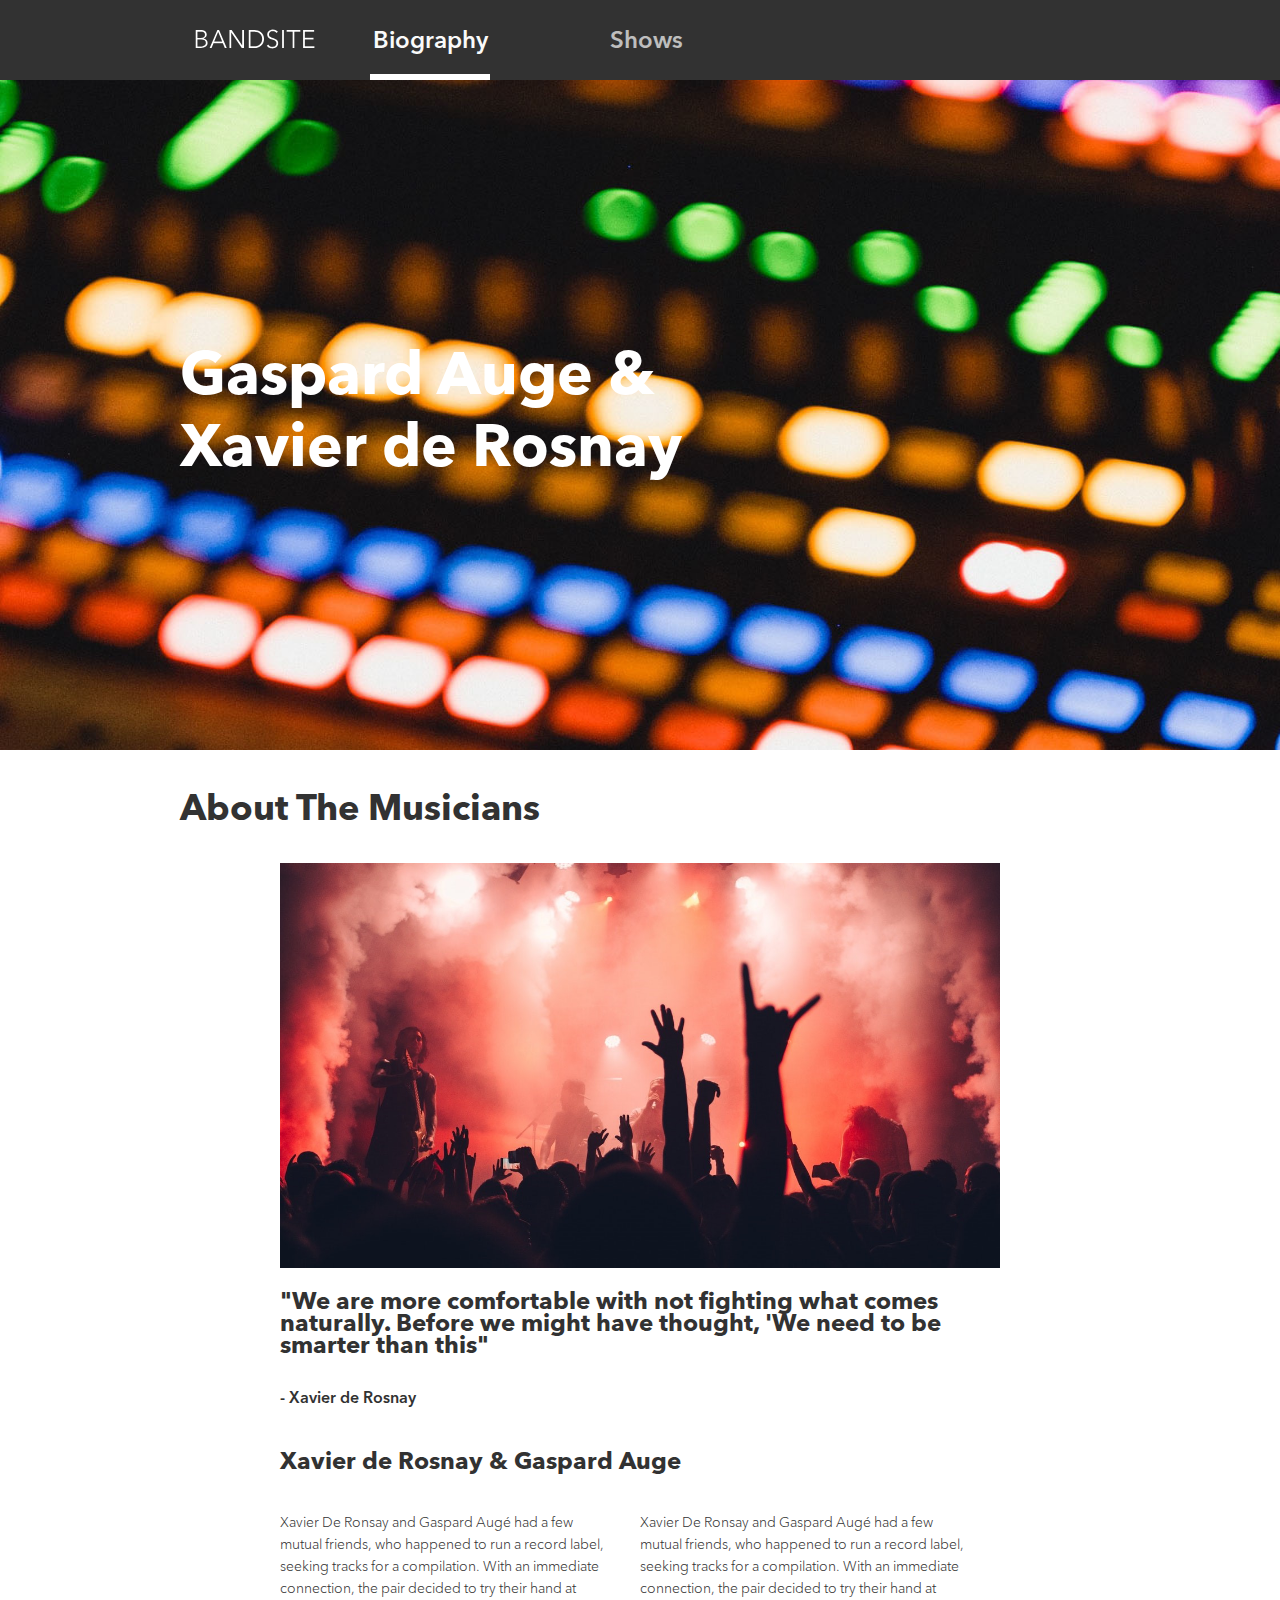
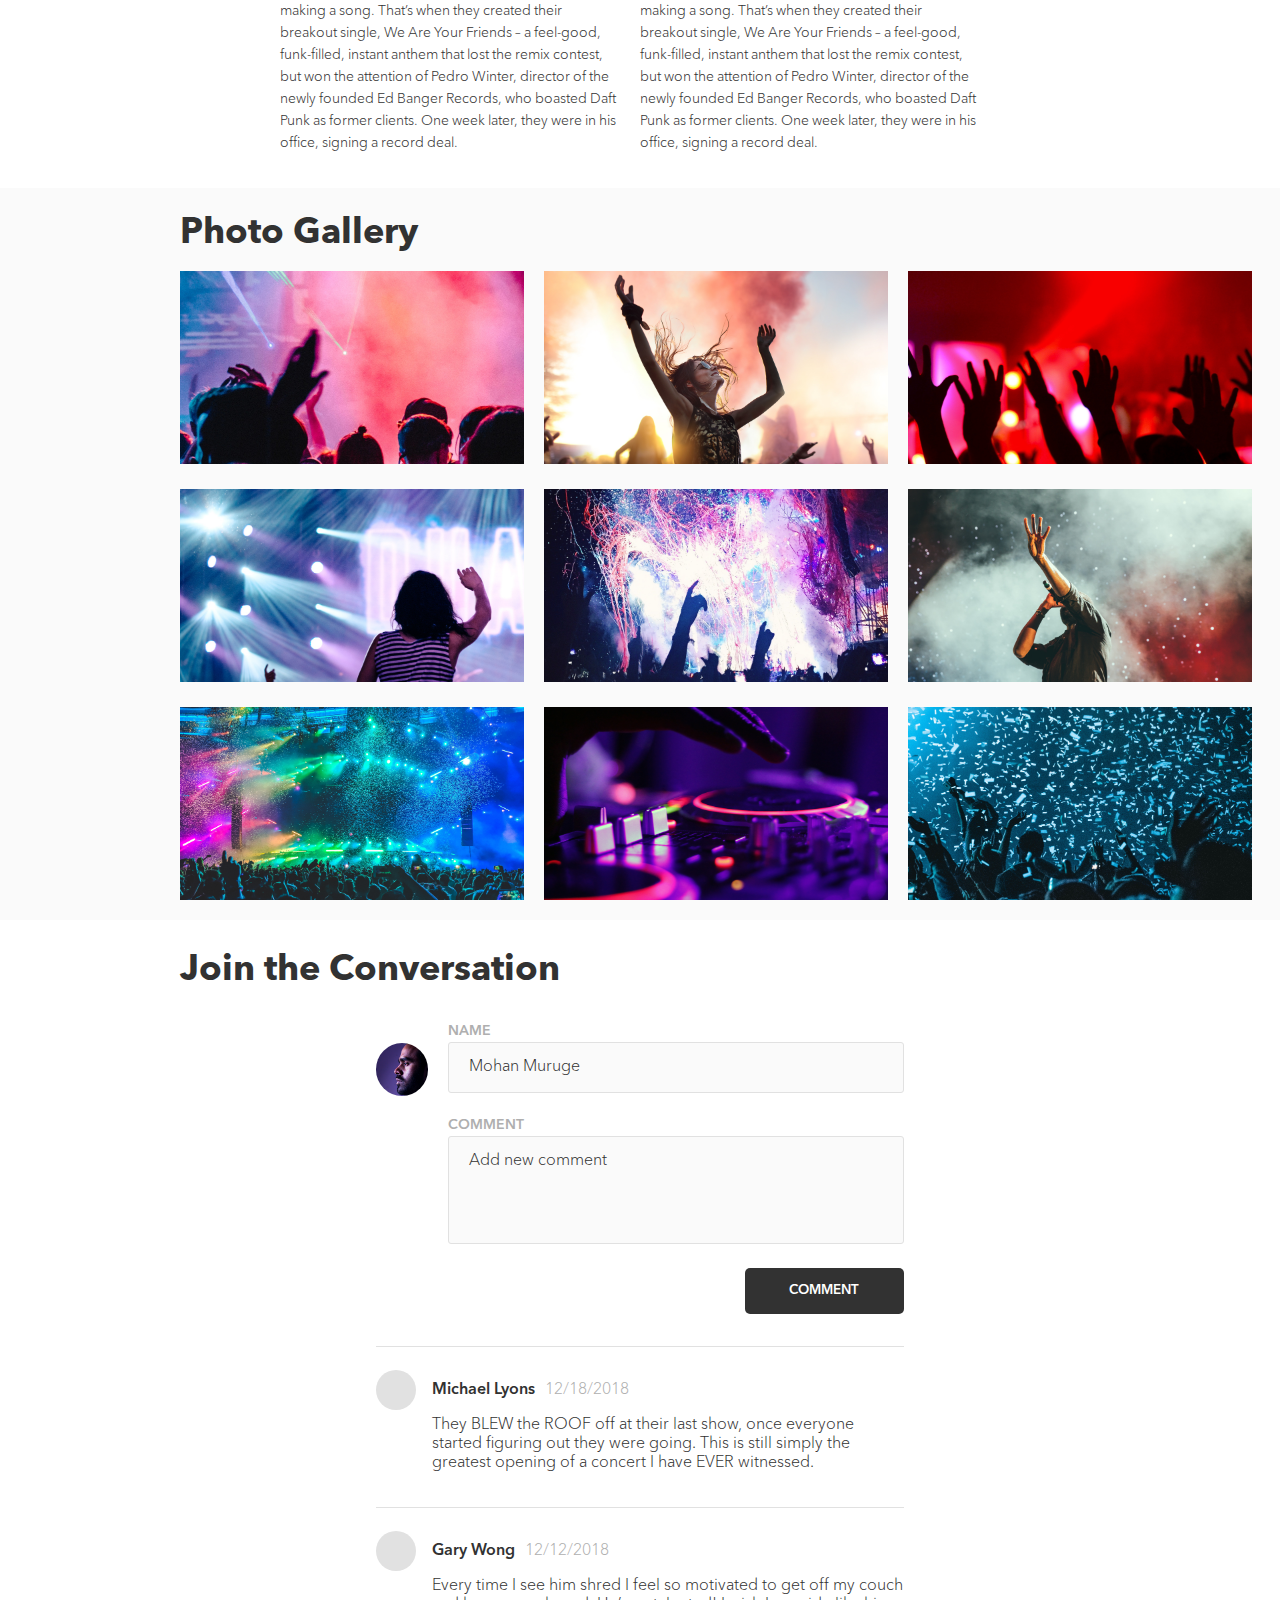
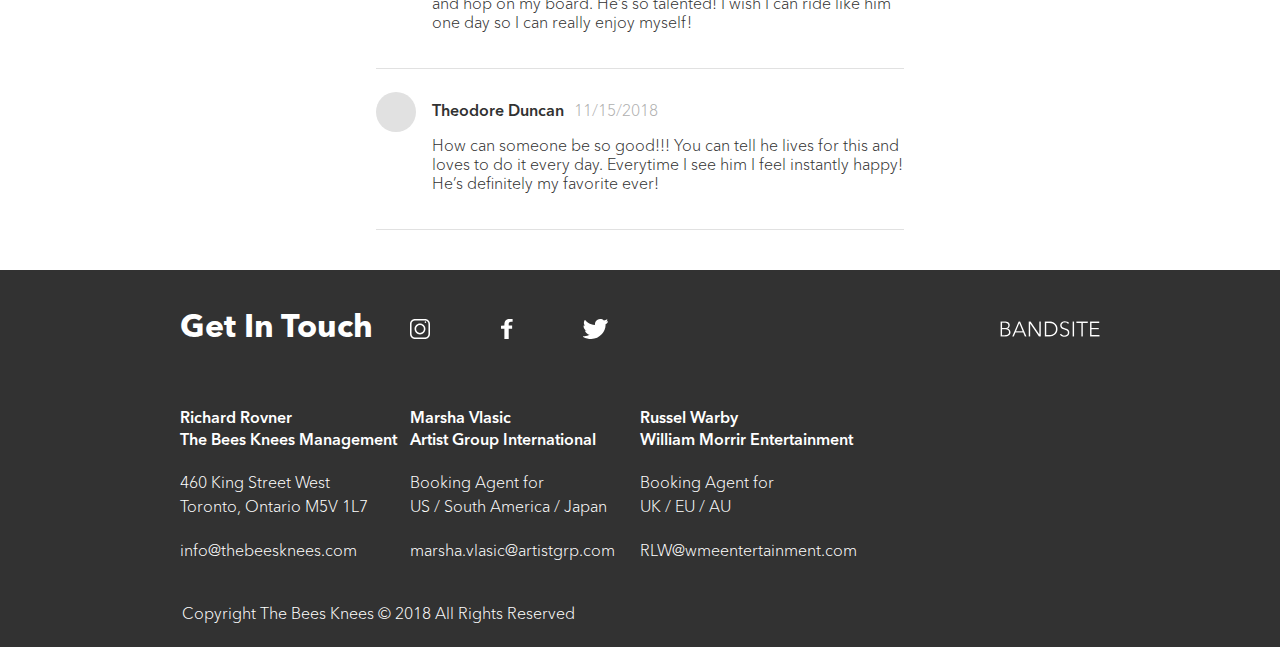
<file: sprint-2/index.html>
<!DOCTYPE html>
<html lang="en">
<head>
    <meta charset="UTF-8">
    <meta http-equiv="X-UA-Compatible" content="IE=edge">
    <meta name="viewport" content="width=device-width, initial-scale=1.0">
    <link rel="stylesheet" href="./styles/main.css">
    <link rel="stylesheet" href="./styles/global.css">
    <title>Biography</title>
</head>
<body>
    <header>
        <nav class="nav">
            <a href="./index.html" class="nav__title__link"><img src="./assets/Logo/Logo-bandsite.svg" alt="" class="nav__title__image"></a>
            <ul class="nav__nav-items">
                <li class="nav__nav-items__nav-item nav-active">
                    <a href="./index.html" class="nav__nav-items__link nav-link-active">Biography</a>
                </li>
                <li class="nav__nav-items__nav-item">
                    <a href="./pages/shows.html" class="nav__nav-items__link">Shows</a>
                </li>
            </ul>
        </nav>
    </header>
    <section class="hero">
        <h1 class="hero__text">Gaspard Auge &</h1>
        <h1 class="hero__text">Xavier de Rosnay</h1>
    </section>
    <section class="about">
        <section class="about__header">
            <h2 class="about__header__title">About The Musicians</h2>
            <img src="./assets/Images/about-image.jpg" alt="Image" class="about__header__image">
            <p class="about__header__quote">
                "We are more comfortable with not
                fighting what comes naturally. Before
                we might have thought, 'We need to
                be smarter than this"
            </p>
            <p class="about__header__author">
                - Xavier de Rosnay
            </p>
        </section>
        <section class="about__article">
            <h2 class="about__article__title">
                Xavier de Rosnay & Gaspard Auge
            </h2>
            <div class="about__article__paragraph-container">
                <p class="about__article__paragraph">
                    Xavier De Ronsay and Gaspard Augé had a few
                    mutual friends, who happened to run a record label,
                    seeking tracks for a compilation. With an immediate
                    connection, the pair decided to try their hand at
                    making a song. That’s when they created their
                    breakout single, We Are Your Friends – a feel-good,
                    funk-filled, instant anthem that lost the remix
                    contest, but won the attention of Pedro Winter,
                    director of the newly founded Ed Banger Records,
                    who boasted Daft Punk as former clients. One week
                    later, they were in his office, signing a record deal.
                </p>
                <p class="about__article__paragraph">
                    Xavier De Ronsay and Gaspard Augé had a few
                    mutual friends, who happened to run a record label,
                    seeking tracks for a compilation. With an immediate
                    connection, the pair decided to try their hand at
                    making a song. That’s when they created their
                    breakout single, We Are Your Friends – a feel-good,
                    funk-filled, instant anthem that lost the remix
                    contest, but won the attention of Pedro Winter,
                    director of the newly founded Ed Banger Records,
                    who boasted Daft Punk as former clients. One week
                    later, they were in his office, signing a record deal.
                </p>
            </div>
            
        </section>
    </section>
    <section class="gallery">
        <h2 class="gallery__title">Photo Gallery</h2>
        <div class="gallery__image-container">
            <img src="./assets/Images/Photo-gallery-1.jpg" alt="" class="gallery__image-container__image">
            <img src="./assets/Images/Photo-gallery-2.jpg" alt="" class="gallery__image-container__image">
            <img src="./assets/Images/Photo-gallery-3.jpg" alt="" class="gallery__image-container__image">
        </div>
        <div class="gallery__image-container">
            <img src="./assets/Images/Photo-gallery-4.jpg" alt="" class="gallery__image-container__image">
            <img src="./assets/Images/Photo-gallery-5.jpg" alt="" class="gallery__image-container__image">
            <img src="./assets/Images/Photo-gallery-6.jpg" alt="" class="gallery__image-container__image">
        </div>
        <div class="gallery__image-container">
            <img src="./assets/Images/Photo-gallery-7.jpg" alt="" class="gallery__image-container__image">
            <img src="./assets/Images/Photo-gallery-8.jpg" alt="" class="gallery__image-container__image">
            <img src="./assets/Images/Photo-gallery-9.jpg" alt="" class="gallery__image-container__image">
        </div>
    </section>
    <section class="comments">
        <h2 class="comments__title">Join the Conversation</h2>
        <div class="comments__formContainer">
            <div class="comments__user-profile-pic"></div>
            <form class="comments__form">
                <label for="name" class="comments__form__label">NAME</label>
                <input type="text" class="comments__form__input" id="name-input" name="name" placeholder="Mohan Muruge">
                <label for="comment" class="comments__form__label">COMMENT</label>
                <textarea name="comment" cols="25" rows="4" class="comments__form__input" id="comment-input" placeholder="Add new comment"></textarea>
                <button class="comments__form__submit" id="submit-button">COMMENT</button>
            </form>
        </div>
    </section>
    <footer class="footer">
        <div class="footer__container">
            <div class="footer__title-container">
                <h2 class="footer__title">Get In Touch</h2>
            </div>
            <div class="footer__icon-container">
                <img src="./assets/Icons/SVG/Icon-instagram.svg" alt="instagram" class="footer__icon-container__image">
                <img src="./assets/Icons/SVG/Icon-facebook.svg" alt="facebook" class="footer__icon-container__image">
                <img src="./assets/Icons/SVG/Icon-twitter.svg" alt="twitter" class="footer__icon-container__image">
            </div>
            <div class="footer__logo-container">
                <img src="./assets/Logo/Logo-bandsite.svg" alt="" class="footer__logo-container__logo">
            </div>
        </div>
        <div class="footer__container">
            <section class="footer__credits">
                <div class="footer__credits__name">
                    <p>Richard Rovner</p>
                    <p>The Bees Knees Management</p>
                </div>
                <div class="footer__credits__address">
                    <p>460 King Street West</p>
                    <p>Toronto, Ontario M5V 1L7</p>
                </div>
                <div class="footer__credits__email" id="random-email">
                    <p>info@thebeesknees.com</p>
                </div>
            </section>
            <section class="footer__credits">
                <div class="footer__credits__name">
                    <p>Marsha Vlasic</p>
                    <p>Artist Group International</p>
                </div>
                <div class="footer__credits__address">
                    <p>Booking Agent for</p>
                    <p>US / South America / Japan</p>
                </div>
                <div class="footer__credits__email">
                    <p>marsha.vlasic@artistgrp.com</p>
                </div>
            </section>
            <section class="footer__credits">
                <div class="footer__credits__name">
                    <p>Russel Warby</p>
                    <p>William Morrir Entertainment </p>
                </div>
                <div class="footer__credits__address">
                    <p>Booking Agent for</p>
                    <p>UK / EU / AU</p>
                </div>
                <div class="footer__credits__email">
                    <p>RLW@wmeentertainment.com</p>
                </div>
            </section>
        </div>
        <section class="footer__copyright">
            <p>Copyright The Bees Knees © 2018</p>
            <p>All Rights Reserved</p>
        </section>
    </footer>
    <script src="./scripts/main.js"></script>
</body>
</html>
</file>
<file: sprint-2/styles/main.css>
@font-face {
  font-family: "Avenir";
  src: url("../../assets/global-fonts/avenirNextLTPro-Light.otf") format("opentype");
  font-weight: 400;
  font-style: normal;
}
@font-face {
  font-family: "Avenir";
  src: url("../../assets/global-fonts/avenirNextLTPro-Demi.otf") format("opentype");
  font-weight: 500;
  font-style: normal;
}
@font-face {
  font-family: "Avenir";
  src: url("../../assets/global-fonts/avenirNextLTPro-Bold.otf") format("opentype");
  font-weight: 700;
  font-style: normal;
}
html {
  font-size: 10px;
}

body {
  font-family: "Avenir", sans-serif;
  font-weight: 400;
  color: #323232;
  margin: 0;
}

.hero {
  display: flex;
  flex-direction: column;
  align-items: flex-start;
  justify-content: center;
  height: 18.3rem;
  background-image: url("../assets/Images/hero-image.jpg");
  background-size: cover;
  -webkit-padding-start: 1.6rem;
          padding-inline-start: 1.6rem;
}
@media (min-width: 768px) {
  .hero {
    height: 40rem;
    -webkit-padding-start: 2.4rem;
            padding-inline-start: 2.4rem;
  }
}
@media (min-width: 1280px) {
  .hero {
    height: 67rem;
    -webkit-padding-start: 18rem;
            padding-inline-start: 18rem;
  }
}
.hero__text {
  font-size: 24px;
  margin: 0;
  color: #ffffff;
}
@media (min-width: 768px) {
  .hero__text {
    font-size: 60px;
  }
}

.about {
  -webkit-padding-start: 1.6rem;
          padding-inline-start: 1.6rem;
  -webkit-padding-end: 1.6rem;
          padding-inline-end: 1.6rem;
  margin-bottom: 2rem;
}
@media (min-width: 768px) {
  .about {
    -webkit-padding-start: 2.4rem;
            padding-inline-start: 2.4rem;
    -webkit-padding-end: 2.4rem;
            padding-inline-end: 2.4rem;
  }
}
@media (min-width: 1280px) {
  .about {
    -webkit-padding-start: 18rem;
            padding-inline-start: 18rem;
    -webkit-padding-end: 18rem;
            padding-inline-end: 18rem;
  }
}
.about__header {
  display: flex;
  flex-direction: column;
}
.about__header__title {
  font-size: 24px;
  padding-top: 1rem;
}
@media (min-width: 768px) {
  .about__header__title {
    font-size: 36px;
  }
}
@media (min-width: 1280px) {
  .about__header__image {
    padding: 0 10rem;
  }
}
.about__header__quote {
  font-size: 14px;
  line-height: 2.2rem;
  font-weight: 500;
  margin: 2.4rem 0;
}
@media (min-width: 768px) {
  .about__header__quote {
    font-size: 24px;
    font-weight: 700;
    line-height: 2.2rem;
  }
}
@media (min-width: 1280px) {
  .about__header__quote {
    padding: 0 10rem;
  }
}
.about__header__author {
  font-size: 13px;
  font-weight: 500;
  margin: 0;
  margin-top: 0.8rem;
}
@media (min-width: 768px) {
  .about__header__author {
    font-size: 16px;
  }
}
@media (min-width: 1280px) {
  .about__header__author {
    padding: 0 10rem;
  }
}
.about__article {
  margin-top: 4rem;
}
@media (min-width: 1280px) {
  .about__article {
    padding: 0 10rem;
  }
}
.about__article__title {
  font-size: 14px;
  font-weight: 500;
}
@media (min-width: 768px) {
  .about__article__title {
    font-size: 24px;
    font-weight: 700;
  }
}
.about__article__paragraph-container {
  display: flex;
  flex-direction: column;
}
@media (min-width: 768px) {
  .about__article__paragraph-container {
    flex-direction: row;
  }
}
.about__article__paragraph {
  font-size: 13px;
  line-height: 1.8rem;
  margin-right: 2.4rem;
}
@media (min-width: 768px) {
  .about__article__paragraph {
    font-size: 14px;
    line-height: 2.2rem;
  }
}

.gallery {
  -webkit-padding-start: 1.6rem;
          padding-inline-start: 1.6rem;
  -webkit-padding-end: 1.6rem;
          padding-inline-end: 1.6rem;
  padding: 0 auto;
  background-color: #fafafa;
}
@media (min-width: 768px) {
  .gallery {
    display: flex;
    flex-direction: column;
    -webkit-padding-start: 2.4rem;
            padding-inline-start: 2.4rem;
    -webkit-padding-end: 2.4rem;
            padding-inline-end: 2.4rem;
  }
}
@media (min-width: 1280px) {
  .gallery {
    -webkit-padding-start: 18rem;
            padding-inline-start: 18rem;
    -webkit-padding-end: 18rem;
            padding-inline-end: 18rem;
  }
}
.gallery__title {
  font-size: 24px;
  padding: 2.5rem 0 1rem 0;
  margin: 0;
}
@media (min-width: 768px) {
  .gallery__title {
    font-size: 36px;
  }
}
.gallery__image-container {
  width: 100%;
  display: flex;
  flex-direction: column;
}
@media (min-width: 768px) {
  .gallery__image-container {
    flex-direction: row;
    justify-content: space-between;
    margin-bottom: 1.5rem;
  }
}
.gallery__image-container__image {
  padding: 0.5rem 0;
  width: 100%;
}
@media (min-width: 768px) {
  .gallery__image-container__image {
    box-sizing: border-box;
    width: 224px;
  }
}
@media (min-width: 1280px) {
  .gallery__image-container__image {
    box-sizing: border-box;
    width: 344px;
    margin-right: 2rem;
  }
}

.comments {
  -webkit-padding-start: 1.6rem;
          padding-inline-start: 1.6rem;
  -webkit-padding-end: 1.6rem;
          padding-inline-end: 1.6rem;
  margin-bottom: 4rem;
  display: flex;
  flex-direction: column;
  align-items: center;
}
@media (min-width: 768px) {
  .comments {
    -webkit-padding-start: 12rem;
            padding-inline-start: 12rem;
    -webkit-padding-end: 12rem;
            padding-inline-end: 12rem;
  }
}
@media (min-width: 1280px) {
  .comments {
    -webkit-padding-start: 18rem;
            padding-inline-start: 18rem;
    -webkit-padding-end: 18rem;
            padding-inline-end: 18rem;
  }
}
.comments__title {
  font-size: 24px;
  padding: 3.2rem 0 4rem;
  width: -webkit-fit-content;
  width: -moz-fit-content;
  width: fit-content;
  margin-right: auto;
}
@media (min-width: 768px) {
  .comments__title {
    font-size: 36px;
    margin-left: -9.8rem;
    padding: 3rem 0 3rem 0;
  }
}
@media (min-width: 1280px) {
  .comments__title {
    margin: 0;
    margin-right: auto;
  }
}
.comments__formContainer {
  display: flex;
  justify-content: center;
  border-bottom: 1px solid #E1E1E1;
  width: 100%;
  margin: 0;
  padding: 0;
}
@media (min-width: 1280px) {
  .comments__formContainer {
    justify-content: space-between;
    width: 52.8rem;
  }
}
.comments__form {
  display: flex;
  flex-direction: column;
  width: 22.4rem;
  margin-left: 2rem;
}
@media (min-width: 768px) {
  .comments__form {
    width: 100%;
  }
}
@media (min-width: 1280px) {
  .comments__form {
    width: 46rem;
  }
}
.comments__form__label {
  font-weight: 500;
  color: #AFAFAF;
  margin-bottom: 0.2rem;
}
@media (min-width: 768px) {
  .comments__form__label {
    font-size: 14px;
  }
}
.comments__form__input {
  font-family: "Avenir", sans-serif;
  margin-bottom: 2.4rem;
  border: 1px solid #E1E1E1;
  border-radius: 3px;
  background-color: #FAFAFA;
  resize: none;
  padding: 1.3rem;
}
@media (min-width: 768px) {
  .comments__form__input {
    padding: 1.5rem 2rem;
    font-size: 16px;
  }
}
.comments__form__input__active {
  border: 2px solid #323232;
}
.comments__form__submit {
  font-family: "Avenir", sans-serif;
  font-weight: 500;
  color: white;
  background-color: #323232;
  border: none;
  border-radius: 5px;
  padding: 1.5rem;
  margin-bottom: 3.2rem;
}
@media (min-width: 768px) {
  .comments__form__submit {
    width: 35%;
    margin-left: auto;
    padding: 1.5rem 2rem;
  }
}
.comments__user-profile-pic {
  width: 4.8rem;
  height: 4.8rem;
  margin-top: 1.5rem;
  border-radius: 50%;
  background-image: url("../assets/Images/Mohan-muruge.jpg");
  background-size: cover;
}
@media (min-width: 768px) {
  .comments__user-profile-pic {
    width: 5.3rem;
    height: 5.3rem;
    margin-top: 2rem;
  }
}
.comments__comment-container {
  display: flex;
  justify-content: space-between;
  border-bottom: 1px solid #E1E1E1;
  padding: 1rem 0;
}
@media (min-width: 1280px) {
  .comments__comment-container {
    width: 52.8rem;
  }
}
.comments__profile-pic {
  margin-top: 2.4rem;
  width: 3.5rem;
  height: 3.5rem;
  border-radius: 50%;
  background-color: #E1E1E1;
}
@media (min-width: 768px) {
  .comments__profile-pic {
    width: 4rem;
    height: 4rem;
    margin-top: 1.3rem;
  }
}
.comments__comment-text {
  width: 90%;
  position: relative;
  font-size: 14px;
  display: flex;
  flex-direction: column;
  justify-content: space-around;
  flex-wrap: nowrap;
  margin: 2.4rem 0;
  padding: 0;
  margin-left: 1.6rem;
}
.comments__comment-text * {
  margin: 0;
}
@media (min-width: 768px) {
  .comments__comment-text {
    font-size: 16px;
    flex-direction: row;
    flex-wrap: wrap;
    justify-content: flex-start;
    align-items: center;
  }
}
.comments__comment-text__name {
  font-weight: 500;
  margin-bottom: 1.6rem;
}
@media (min-width: 768px) {
  .comments__comment-text__name {
    width: -webkit-fit-content;
    width: -moz-fit-content;
    width: fit-content;
    margin-right: 1rem;
  }
}
.comments__comment-text__timestamp {
  position: absolute;
  right: 0rem;
  top: 0rem;
  color: #AFAFAF;
}
@media (min-width: 768px) {
  .comments__comment-text__timestamp {
    position: relative;
    margin-bottom: 1.6rem;
  }
}

::-moz-placeholder {
  color: #323232;
  font-weight: 400;
}

:-ms-input-placeholder {
  color: #323232;
  font-weight: 400;
}

::placeholder {
  color: #323232;
  font-weight: 400;
}/*# sourceMappingURL=main.css.map */
</file>
<file: sprint-2/styles/global.css>
@font-face {
  font-family: "Avenir";
  src: url("../../assets/global-fonts/avenirNextLTPro-Light.otf") format("opentype");
  font-weight: 400;
  font-style: normal;
}
@font-face {
  font-family: "Avenir";
  src: url("../../assets/global-fonts/avenirNextLTPro-Demi.otf") format("opentype");
  font-weight: 500;
  font-style: normal;
}
@font-face {
  font-family: "Avenir";
  src: url("../../assets/global-fonts/avenirNextLTPro-Bold.otf") format("opentype");
  font-weight: 700;
  font-style: normal;
}
html {
  font-size: 10px;
}

body {
  font-family: "Avenir";
  font-weight: 400;
  color: #323232;
  margin: 0;
}

.nav {
  display: flex;
  flex-direction: column;
  align-items: center;
  color: #ffffff;
  background-color: #323232;
}
@media (min-width: 768px) {
  .nav {
    flex-direction: row;
    height: 16vh;
    -webkit-padding-start: 2.4rem;
            padding-inline-start: 2.4rem;
  }
}
@media (min-width: 1280px) {
  .nav {
    -webkit-padding-start: 18rem;
            padding-inline-start: 18rem;
    height: 8rem;
  }
}
.nav__title {
  font-weight: 300;
  padding-top: 1.6rem;
  margin: 0;
  margin-bottom: 1.6rem;
}
@media (min-width: 768px) {
  .nav__title {
    font-size: 36px;
    margin: 3rem 0;
  }
}
@media (min-width: 1280px) {
  .nav__title {
    font-size: 36px;
    margin-right: 5.6rem;
  }
}
.nav__title__link {
  display: inline-block;
}
.nav__title__image {
  height: 2rem;
  padding: 1.5rem;
}
.nav__nav-items {
  box-sizing: border-box;
  display: flex;
  padding: 0;
  margin: 0;
  width: 100%;
  list-style-type: none;
}
.nav__nav-items .nav-active {
  border-bottom: 6px solid #ffffff;
}
@media (min-width: 1280px) {
  .nav__nav-items .nav-active {
    padding-top: 2rem;
  }
}
@media (min-width: 768px) {
  .nav__nav-items {
    height: 100%;
  }
}
.nav__nav-items__nav-item {
  width: 50%;
  text-align: center;
  font-weight: 500;
  padding-bottom: 1rem;
}
@media (min-width: 768px) {
  .nav__nav-items__nav-item {
    padding-top: 1.5rem;
    margin: 0 4rem;
    width: 14rem;
    display: flex;
    align-items: center;
    justify-content: center;
  }
}
@media (min-width: 1280px) {
  .nav__nav-items__nav-item {
    font-size: 24px;
    width: 12rem;
    margin-right: 5.6rem;
  }
}
.nav__nav-items__nav-item .nav-link-active {
  opacity: 1;
}
.nav__nav-items__link {
  display: inline-block;
  text-decoration: none;
  color: #fafafa;
  opacity: 0.7;
  font-size: 14px;
  font-weight: 500;
}
@media (min-width: 768px) {
  .nav__nav-items__link {
    font-size: 24px;
  }
}

.footer {
  -webkit-padding-start: 1.6rem;
          padding-inline-start: 1.6rem;
  -webkit-padding-end: 1.6rem;
          padding-inline-end: 1.6rem;
  background-color: #323232;
  color: #ffffff;
}
@media (min-width: 768px) {
  .footer {
    -webkit-padding-start: 2.4rem;
            padding-inline-start: 2.4rem;
    -webkit-padding-end: 2.4rem;
            padding-inline-end: 2.4rem;
  }
}
@media (min-width: 1280px) {
  .footer {
    -webkit-padding-start: 18rem;
            padding-inline-start: 18rem;
    -webkit-padding-end: 18rem;
            padding-inline-end: 18rem;
  }
}
.footer__container {
  display: flex;
  flex-direction: column;
}
@media (min-width: 768px) {
  .footer__container {
    flex-direction: row;
    justify-content: space-between;
    align-items: center;
  }
}
@media (min-width: 1280px) {
  .footer__container {
    justify-content: flex-start;
  }
}
.footer__title-container {
  margin: 6rem 0 0 0;
}
@media (min-width: 768px) {
  .footer__title-container {
    display: flex;
    align-items: center;
    width: 30%;
    margin: 0;
  }
}
@media (min-width: 1280px) {
  .footer__title-container {
    width: 25%;
  }
}
.footer__title {
  font-size: 36px;
  padding: 0;
  margin: 0;
}
@media (min-width: 768px) {
  .footer__title {
    margin: 4rem 0;
    font-size: 3.6rem;
  }
}
@media (min-width: 1280px) {
  .footer__title {
    font-size: 3.2rem;
  }
}
.footer__icon-container {
  margin: 2rem 0;
}
@media (min-width: 768px) {
  .footer__icon-container {
    width: 30%;
    display: flex;
    justify-content: center;
    align-items: center;
  }
}
@media (min-width: 1280px) {
  .footer__icon-container {
    width: 25%;
    justify-content: space-between;
  }
}
.footer__icon-container__image {
  height: 2rem;
  padding: 1rem;
  margin-right: 1.5rem;
}
@media (min-width: 1280px) {
  .footer__icon-container__image {
    margin-right: 3.2rem;
    padding: 0;
  }
}
.footer__logo-container {
  display: none;
}
@media (min-width: 768px) {
  .footer__logo-container {
    width: 30%;
    display: flex;
    justify-content: flex-end;
    align-items: center;
  }
}
@media (min-width: 1280px) {
  .footer__logo-container {
    width: 25%;
    margin-left: auto;
  }
}
@media (min-width: 768px) {
  .footer__logo-container__logo {
    width: 15rem;
    height: 4rem;
  }
}
@media (min-width: 1280px) {
  .footer__logo-container__logo {
    width: 10rem;
    height: 2rem;
  }
}
@media (min-width: 768px) {
  .footer__credits {
    width: 30%;
    justify-content: space-between;
  }
}
@media (min-width: 1280px) {
  .footer__credits {
    width: 25%;
    justify-content: flex-start;
    font-size: 1.6rem;
  }
}
.footer__credits__name {
  font-size: 14px;
  font-weight: 500;
  margin: 2rem 0;
}
@media (min-width: 768px) {
  .footer__credits__name {
    font-size: 16px;
  }
}
.footer__credits__name p {
  line-height: 2.2rem;
  padding: 0;
  margin: 0;
}
.footer__credits__address {
  font-size: 12px;
  margin: 2rem 0;
}
@media (min-width: 768px) {
  .footer__credits__address {
    font-size: 16px;
  }
}
.footer__credits__address p {
  line-height: 2.4rem;
  padding: 0;
  margin: 0;
}
.footer__credits__email {
  font-size: 12px;
  margin: 2rem 0;
}
@media (min-width: 768px) {
  .footer__credits__email {
    font-size: 16px;
  }
}
.footer__credits__email p {
  line-height: 2.4rem;
  padding: 0;
  margin: 0;
}
.footer__copyright {
  font-size: 12px;
  padding-bottom: 2rem;
}
@media (min-width: 768px) {
  .footer__copyright {
    display: flex;
    justify-content: flex-start;
    font-size: 16px;
    margin-top: 2rem;
  }
}
@media (min-width: 1280px) {
  .footer__copyright {
    font-size: 1.6rem;
  }
}
.footer__copyright p {
  padding: 0.2rem;
  margin: 0;
}

input:focus, textarea:focus, select:focus {
  outline: none;
}/*# sourceMappingURL=global.css.map */
</file>
